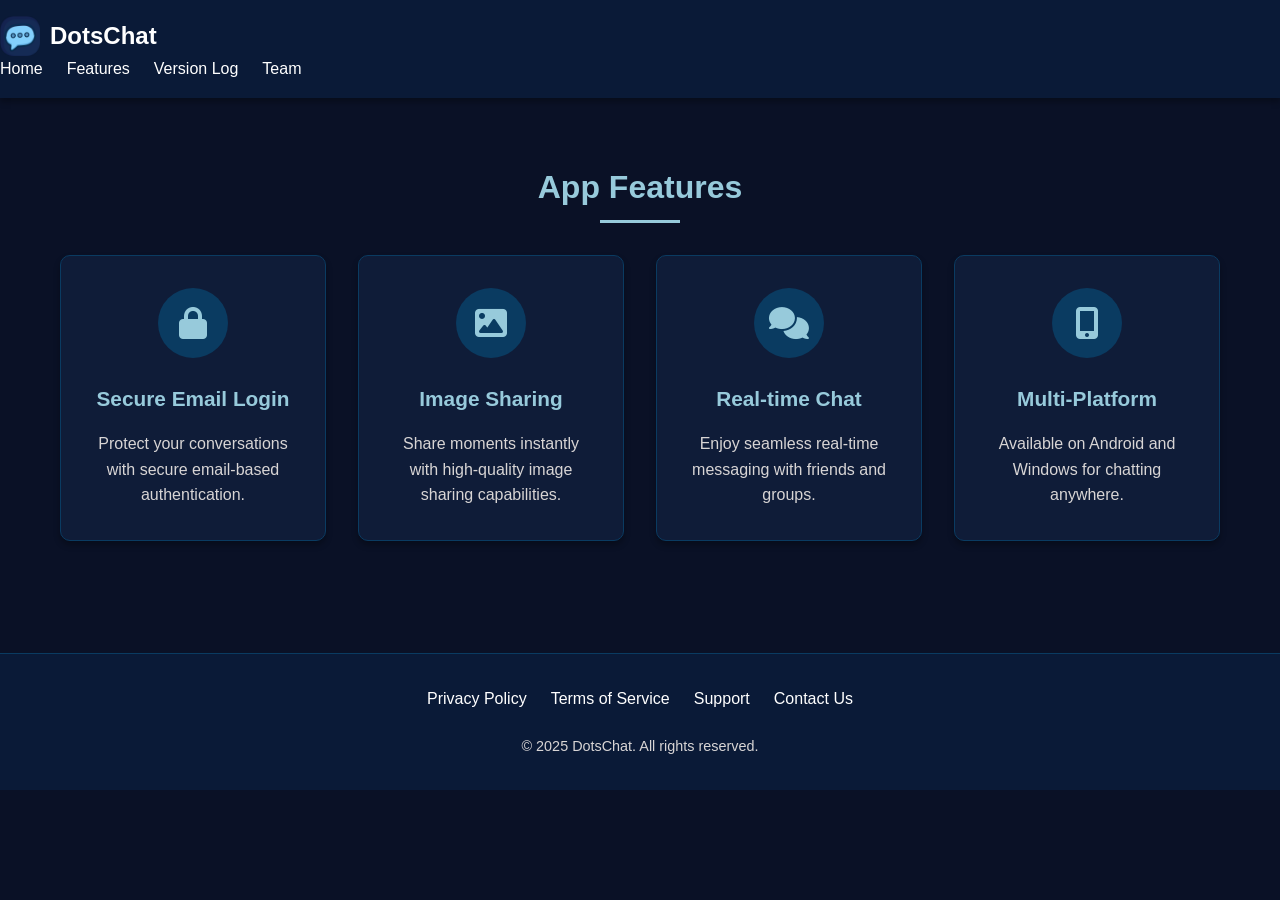
<file: features.html>
<!DOCTYPE html>
<html lang="en">
<head>
  <meta charset="UTF-8">
  <meta name="viewport" content="width=device-width, initial-scale=1.0">
  <title>DotsChat - Features</title>
  <link rel="icon" type="image/png" href="logo.png">
  <link rel="stylesheet" href="style.css">
  <link rel="stylesheet" href="https://cdnjs.cloudflare.com/ajax/libs/font-awesome/6.4.0/css/all.min.css">
</head>
<body>
  <div id="header"></div>
  <div class="container">
    <section class="features">
      <h2 class="section-title">App Features</h2>
      <div class="features-grid">
        <div class="feature-card"><div class="feature-icon"><i class="fas fa-lock"></i></div><h3>Secure Email Login</h3><p>Protect your conversations with secure email-based authentication.</p></div>
        <div class="feature-card"><div class="feature-icon"><i class="fas fa-image"></i></div><h3>Image Sharing</h3><p>Share moments instantly with high-quality image sharing capabilities.</p></div>
        <div class="feature-card"><div class="feature-icon"><i class="fas fa-comments"></i></div><h3>Real-time Chat</h3><p>Enjoy seamless real-time messaging with friends and groups.</p></div>
        <div class="feature-card"><div class="feature-icon"><i class="fas fa-mobile-alt"></i></div><h3>Multi-Platform</h3><p>Available on Android and Windows for chatting anywhere.</p></div>
      </div>
    </section>
  </div>
  <div id="footer"></div>
  <script src="main.js"></script>
</body>
</html>
</file>
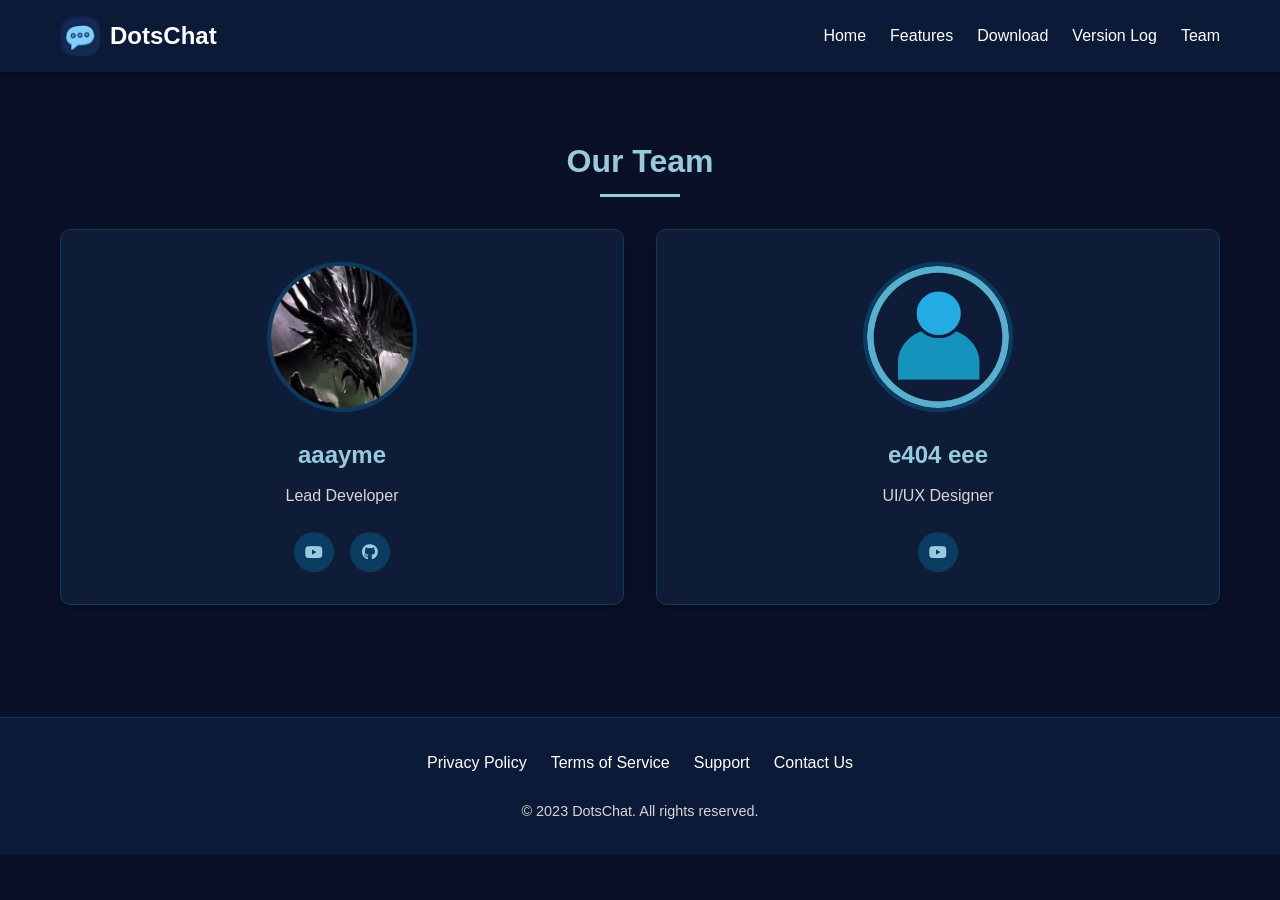
<file: team.html>
<!DOCTYPE html>
<html lang="en">
<head>
  <meta charset="UTF-8">
  <meta name="viewport" content="width=device-width, initial-scale=1.0">
  <title>DotsChat - Our Team</title>
  <link rel="icon" type="image/png" href="logo.png">
  <link rel="stylesheet" href="https://cdnjs.cloudflare.com/ajax/libs/font-awesome/6.4.0/css/all.min.css">
  <link href="style.css" rel="stylesheet">
</head>
<body>
  <div id="header-container"></div>

  <div class="container">
    <section class="team-section">
      <h2 class="section-title">Our Team</h2>
      <div class="team-grid">
        <!-- Team Member 1 -->
        <div class="team-card">
          <div class="team-image">
            <img src="assets/unnamed%20(1).jpg" alt="Team Member">
          </div>
          <h3 class="team-name">aaayme</h3>
          <div class="team-role">
<!--            <img src="assets/people-icon-sign-symbol-design-free-png.png" alt="Developer Icon">-->
            <span>Lead Developer</span>
          </div>
          <div class="team-social">
            <a href="https://www.youtube.com/@aaayme"><i class="fab fa-youtube"></i></a>
            <a href="https://github.com/aaayme"><i class="fab fa-github"></i></a>
<!--            <a href="#"><i class="fab fa-linkedin"></i></a>-->
          </div>
        </div>

        <!-- Team Member 2 -->
        <div class="team-card">
          <div class="team-image">
            <img src="assets/people-icon-sign-symbol-design-free-png.png" alt="Team Member">
          </div>
          <h3 class="team-name">e404 eee</h3>
          <div class="team-role">
<!--            <img src="images/designer-icon.png" alt="Designer Icon">-->
            <span>UI/UX Designer</span>
          </div>
          <div class="team-social">
            <a href="https://www.youtube.com/@Gamer_Tech_Pro"><i class="fab fa-youtube"></i></a>
          </div>
        </div>

<!--        &lt;!&ndash; Team Member 3 &ndash;&gt;-->
<!--        <div class="team-card">-->
<!--          <div class="team-image">-->
<!--            <img src="images/team3.jpg" alt="Team Member">-->
<!--          </div>-->
<!--          <h3 class="team-name">Mike Johnson</h3>-->
<!--          <div class="team-role">-->
<!--            <img src="images/backend-icon.png" alt="Backend Icon">-->
<!--            <span>Backend Developer</span>-->
<!--          </div>-->
<!--          <div class="team-social">-->
<!--            <a href="#"><i class="fab fa-twitter"></i></a>-->
<!--            <a href="#"><i class="fab fa-github"></i></a>-->
<!--            <a href="#"><i class="fab fa-linkedin"></i></a>-->
<!--          </div>-->
<!--        </div>-->
      </div>
    </section>
  </div>

  <div id="footer-container"></div>

  <script src="header-footer.js"></script>
  <script src="script.js"></script>
</body>
</html>
</file>
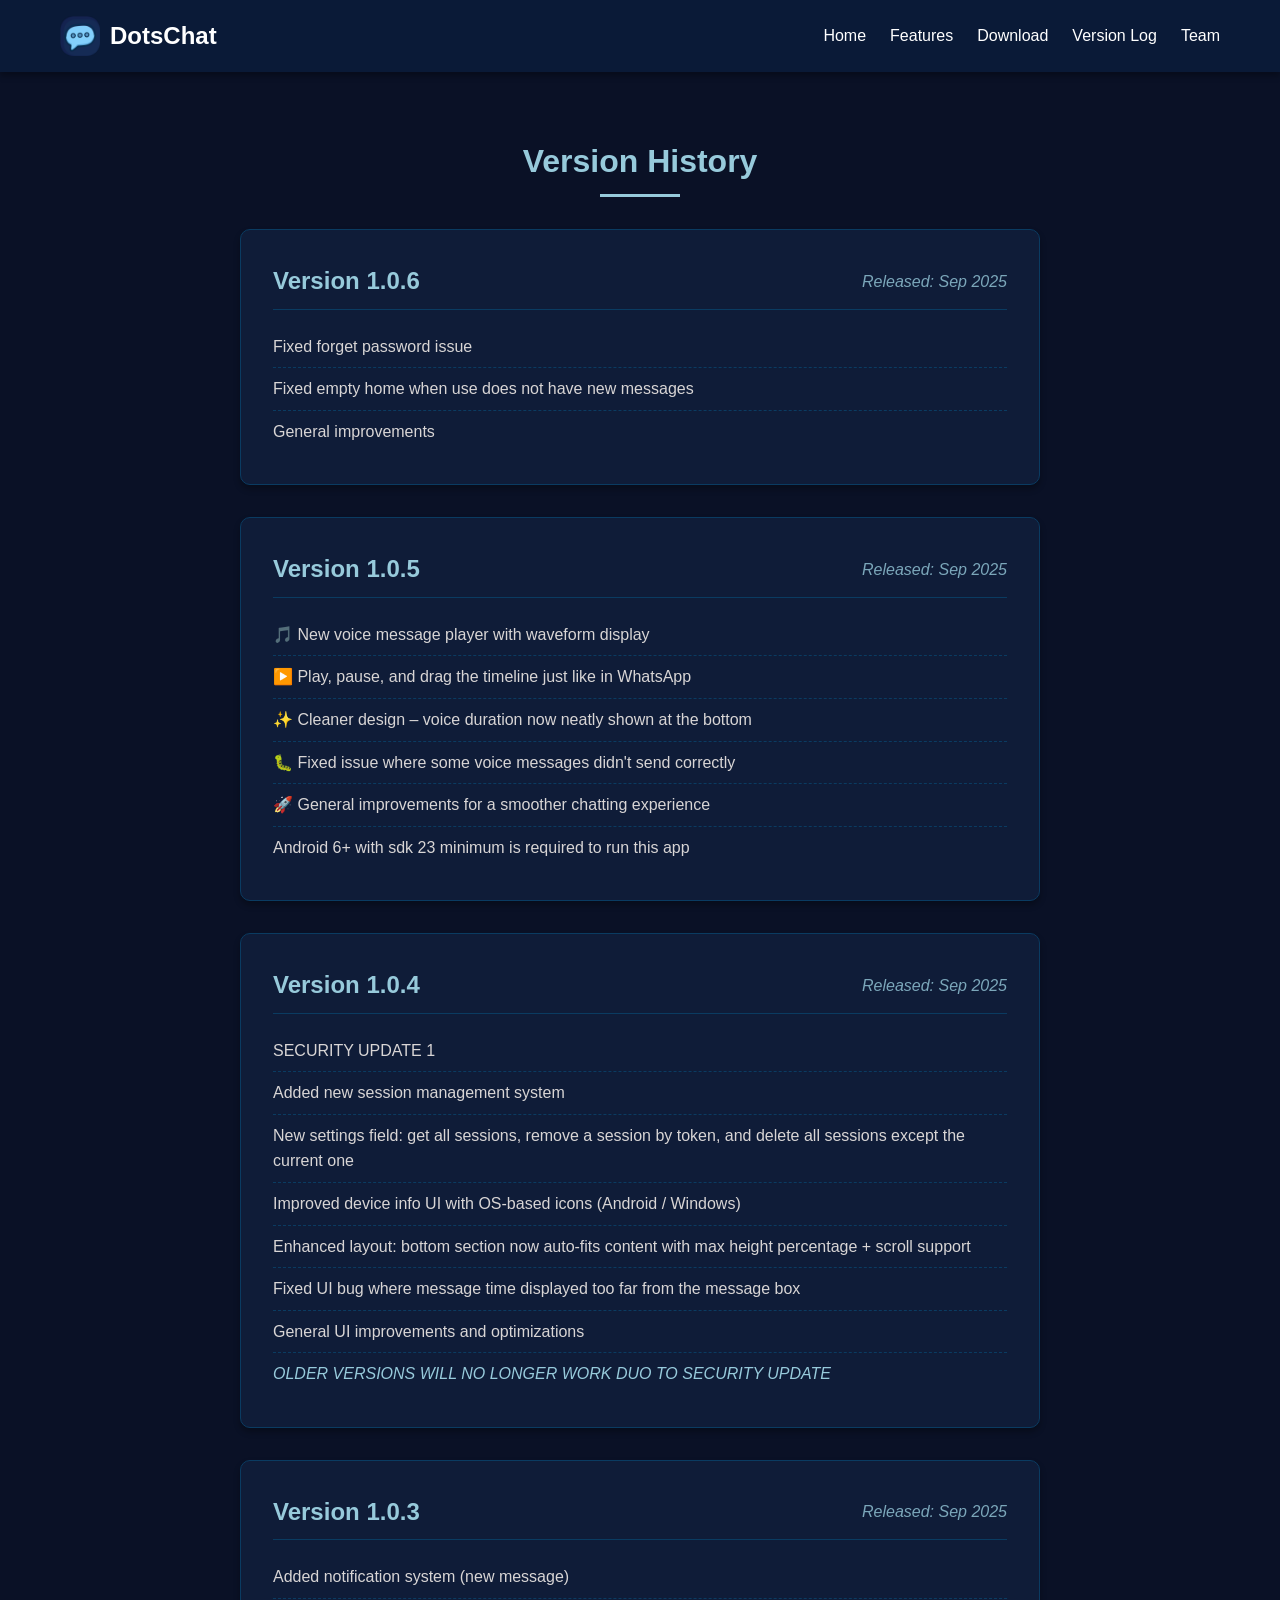
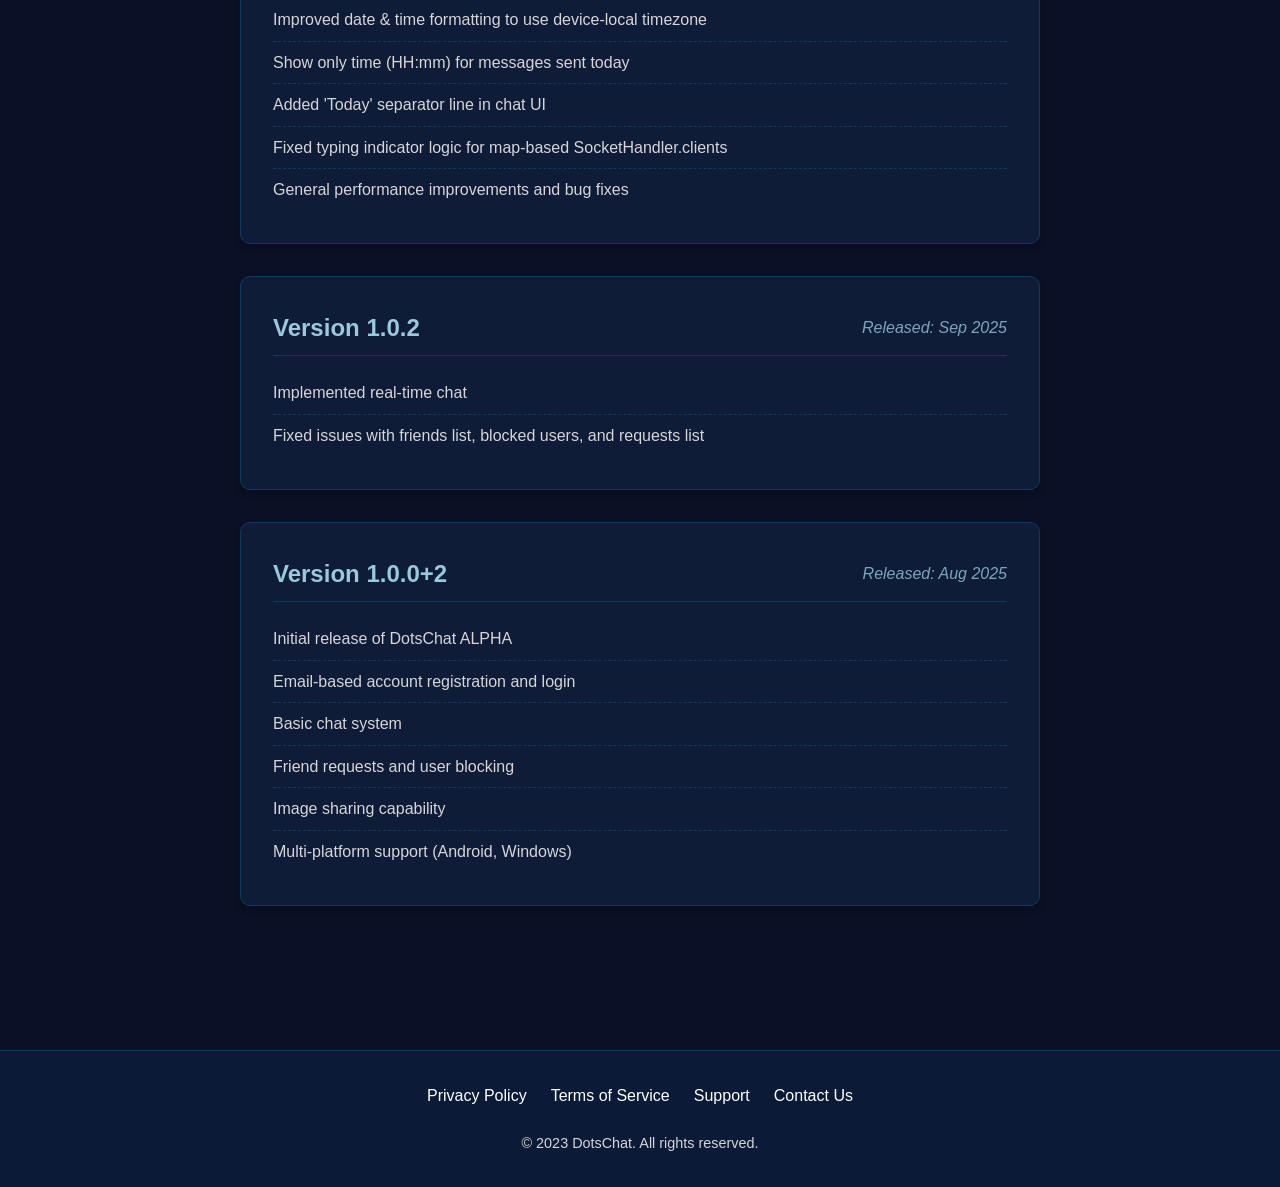
<file: version-log.html>
<!DOCTYPE html>
<html lang="en">
<head>
  <meta charset="UTF-8">
  <meta name="viewport" content="width=device-width, initial-scale=1.0">
  <title>DotsChat - Version History</title>
  <link rel="icon" type="image/png" href="logo.png">
  <link rel="stylesheet" href="https://cdnjs.cloudflare.com/ajax/libs/font-awesome/6.4.0/css/all.min.css">
  <link href="style.css" rel="stylesheet">
</head>
<body>
  <div id="header-container"></div>

  <div class="container">
    <section class="version-log">
      <h2 class="section-title">Version History</h2>
      <div id="version-container" class="version-container"></div>
    </section>
  </div>

  <div id="footer-container"></div>

  <script src="header-footer.js"></script>
  <script src="version-data.js"></script>
  <script src="script.js"></script>
  <script>
    // Function to render version logs
    function renderVersionLogs() {
      const container = document.getElementById('version-container');

      versionData.forEach(version => {
        const versionCard = document.createElement('div');
        versionCard.className = 'version-card';

        versionCard.innerHTML = `
          <div class="version-header">
            <h3 class="version-title">${version.title}</h3>
            <span class="version-date">Released: ${version.date}</span>
          </div>
          <ul class="version-features">
            ${version.features.map(feature => `<li>${feature}</li>`).join('')}
          </ul>
        `;

        container.appendChild(versionCard);
      });
    }

    // Render logs when page loads
    document.addEventListener('DOMContentLoaded', renderVersionLogs);
  </script>
</body>
</html>
</file>
<file: style.css>
/* CSS Variables based on the provided theme - Dark Version */
:root {
  --primary-color: #0A1A37;
  --primary-color2: #08214A;
  --secondary-color: #0A3B61;
  --third-color: #1B607E;
  --forth-color: #97CADB;
  --text-color-a: #E6E1E1;
  --text-color-b: #D8D5D5;
  --text-color-c: #FFFFFF; /* Changed to white for dark theme */
  --background-dark: #0A1126;
  --card-dark: #0F1C38;
  --shadow: 0 4px 6px rgba(0, 0, 0, 0.3);
  --transition: all 0.3s ease;
}

/* General Styles */
* {
  margin: 0;
  padding: 0;
  box-sizing: border-box;
}

body {
  font-family: 'Segoe UI', Tahoma, Geneva, Verdana, sans-serif;
  line-height: 1.6;
  color: var(--text-color-c);
  background-color: var(--background-dark);
}

.container {
  width: 100%;
  max-width: 1200px;
  margin: 0 auto;
  padding: 0 20px;
}

/* Header Styles */
header {
  background-color: var(--primary-color);
  color: var(--text-color-a);
  padding: 1rem 0;
  position: sticky;
  top: 0;
  z-index: 100;
  box-shadow: var(--shadow);
}

header .container {
  display: flex;
  justify-content: space-between;
  align-items: center;
}

.logo {
  display: flex;
  align-items: center;
  gap: 10px;
}

.logo-icon {
  width: 40px;
  height: 40px;
}

.logo-text {
  font-size: 1.5rem;
  font-weight: bold;
  color: var(--text-color-c);
}

nav ul {
  display: flex;
  list-style: none;
  gap: 1.5rem;
}

nav a {
  color: var(--text-color-c);
  text-decoration: none;
  font-weight: 500;
  transition: var(--transition);
}

nav a:hover {
  color: var(--forth-color);
}

/* Hero Section */
.hero {
  text-align: center;
  padding: 4rem 1rem;
  background: linear-gradient(135deg, var(--primary-color) 0%, var(--secondary-color) 100%);
  color: var(--text-color-c);
  border-radius: 0 0 20px 20px;
  margin-bottom: 3rem;
}

.app-logo {
  width: 120px;
  height: 120px;
  margin-bottom: 1.5rem;
}

.hero h1 {
  font-size: 2.5rem;
  margin-bottom: 1rem;
  color: var(--text-color-c);
}

.hero p {
  font-size: 1.2rem;
  max-width: 700px;
  margin: 0 auto 2rem;
  color: var(--text-color-b);
}

/* Download Badges */
.download-badges {
  display: flex;
  justify-content: center;
  gap: 2rem;
  margin-top: 2rem;
}

.badge {
  display: flex;
  align-items: center;
  gap: 10px;
  padding: 12px 24px;
  background-color: var(--third-color);
  border-radius: 8px;
  transition: var(--transition);
  color: var(--text-color-c);
}

.badge:hover {
  transform: translateY(-3px);
  box-shadow: var(--shadow);
  background-color: var(--forth-color);
  color: var(--primary-color);
}

.badge i {
  font-size: 2rem;
}

.badge-text {
  display: flex;
  flex-direction: column;
}

.badge-text span:first-child {
  font-size: 0.8rem;
}

.badge-text span:last-child {
  font-size: 1.2rem;
  font-weight: bold;
}

/* Section Titles */
.section-title {
  text-align: center;
  font-size: 2rem;
  margin-bottom: 2rem;
  color: var(--forth-color);
  position: relative;
  padding-bottom: 10px;
}

.section-title::after {
  content: '';
  position: absolute;
  bottom: 0;
  left: 50%;
  transform: translateX(-50%);
  width: 80px;
  height: 3px;
  background-color: var(--forth-color);
}

/* Features Section */
.features {
  padding: 4rem 0;
}

.features-grid {
  display: grid;
  grid-template-columns: repeat(auto-fit, minmax(250px, 1fr));
  gap: 2rem;
}

.feature-card {
  background-color: var(--card-dark);
  border-radius: 10px;
  padding: 2rem;
  text-align: center;
  box-shadow: var(--shadow);
  transition: var(--transition);
  opacity: 0;
  transform: translateY(20px);
  border: 1px solid var(--secondary-color);
}

.feature-card:hover {
  transform: translateY(-5px);
  border-color: var(--forth-color);
}

.feature-icon {
  width: 70px;
  height: 70px;
  background-color: var(--secondary-color);
  border-radius: 50%;
  display: flex;
  align-items: center;
  justify-content: center;
  margin: 0 auto 1.5rem;
}

.feature-icon i {
  font-size: 2rem;
  color: var(--forth-color);
}

.feature-card h3 {
  font-size: 1.3rem;
  margin-bottom: 1rem;
  color: var(--forth-color);
}

.feature-card p {
  color: var(--text-color-b);
}

/* App Screenshots Section */
.app-screenshots {
  padding: 4rem 0;
  position: relative;
}

.screenshot-container {
  position: relative;
  max-width: 300px;
  margin: 0 auto;
}

.screenshot-slider {
  position: relative;
  overflow: hidden;
  border-radius: 15px;
  box-shadow: 0 10px 25px rgba(0, 0, 0, 0.4);
  border: 2px solid var(--secondary-color);
}

.screenshot-slide {
  display: none;
}

.screenshot-slide.active {
  display: block;
}

.screenshot-slide img {
  width: 100%;
  display: block;
  border-radius: 15px;
}

.screenshot-nav {
  position: absolute;
  top: 50%;
  transform: translateY(-50%);
  background-color: rgba(10, 26, 55, 0.8);
  border: 2px solid var(--forth-color);
  width: 40px;
  height: 40px;
  border-radius: 50%;
  display: flex;
  align-items: center;
  justify-content: center;
  cursor: pointer;
  transition: var(--transition);
  z-index: 10;
  color: var(--forth-color);
}

.screenshot-nav:hover {
  background-color: var(--forth-color);
  color: var(--primary-color);
}

.screenshot-prev {
  left: -20px;
}

.screenshot-next {
  right: -20px;
}

.screenshot-dots {
  display: flex;
  justify-content: center;
  margin-top: 1.5rem;
  gap: 10px;
}

.dot {
  width: 12px;
  height: 12px;
  border-radius: 50%;
  background-color: var(--secondary-color);
  cursor: pointer;
  transition: var(--transition);
}

.dot.active {
  background-color: var(--forth-color);
  transform: scale(1.2);
}

/* Server Status Section */
#server-status {
  padding: 4rem 0;
  text-align: center;
}

.status-container {
  display: flex;
  flex-direction: column;
  align-items: center;
  justify-content: center;
}

#status-circle {
  width: 30px;
  height: 30px;
  border-radius: 50%;
  background-color: gray;
  margin-bottom: 15px;
}

#status-text {
  font-size: 1.2rem;
  font-weight: bold;
  color: var(--text-color-c);
}

/* Version Log Section */
.version-log {
  padding: 4rem 0;
}

.version-container {
  max-width: 800px;
  margin: 0 auto;
}

.version-card {
  background-color: var(--card-dark);
  border-radius: 10px;
  padding: 2rem;
  margin-bottom: 2rem;
  box-shadow: var(--shadow);
  border: 1px solid var(--secondary-color);
}

.version-header {
  display: flex;
  justify-content: space-between;
  align-items: center;
  margin-bottom: 1rem;
  padding-bottom: 0.5rem;
  border-bottom: 1px solid var(--secondary-color);
}

.version-title {
  font-size: 1.5rem;
  color: var(--forth-color);
}

.version-date {
  color: var(--forth-color);
  font-style: italic;
  opacity: 0.8;
}

.version-features {
  list-style: none;
}

.version-features li {
  padding: 0.5rem 0;
  border-bottom: 1px dashed var(--secondary-color);
  color: var(--text-color-b);
}

.version-features li:last-child {
  border-bottom: none;
}

.version-features li i {
  color: var(--forth-color);
  margin-right: 5px;
}

/* Team Section */
.team-section {
  padding: 4rem 0;
}

.team-grid {
  display: grid;
  grid-template-columns: repeat(auto-fit, minmax(250px, 1fr));
  gap: 2rem;
}

.team-card {
  background-color: var(--card-dark);
  border-radius: 10px;
  padding: 2rem;
  text-align: center;
  box-shadow: var(--shadow);
  transition: var(--transition);
  border: 1px solid var(--secondary-color);
}

.team-card:hover {
  transform: translateY(-5px);
  border-color: var(--forth-color);
}

.team-image {
  width: 150px;
  height: 150px;
  border-radius: 50%;
  overflow: hidden;
  margin: 0 auto 1.5rem;
  border: 4px solid var(--secondary-color);
  transition: var(--transition);
}

.team-card:hover .team-image {
  border-color: var(--forth-color);
}

.team-image img {
  width: 100%;
  height: 100%;
  object-fit: cover;
}

.team-name {
  font-size: 1.5rem;
  margin-bottom: 0.5rem;
  color: var(--forth-color);
}

.team-role {
  display: flex;
  align-items: center;
  justify-content: center;
  gap: 8px;
  margin-bottom: 1.5rem;
  color: var(--text-color-b);
}

.team-role img {
  width: 20px;
  height: 20px;
  filter: invert(80%) sepia(20%) saturate(500%) hue-rotate(160deg) brightness(90%) contrast(85%);
}

.team-social {
  display: flex;
  justify-content: center;
  gap: 1rem;
}

.team-social a {
  display: flex;
  align-items: center;
  justify-content: center;
  width: 40px;
  height: 40px;
  background-color: var(--secondary-color);
  border-radius: 50%;
  color: var(--forth-color);
  text-decoration: none;
  transition: var(--transition);
}

.team-social a:hover {
  background-color: var(--forth-color);
  color: var(--primary-color);
  transform: translateY(-3px);
}

/* Footer Styles */
footer {
  background-color: var(--primary-color);
  color: var(--text-color-a);
  padding: 2rem 0;
  margin-top: 3rem;
  border-top: 1px solid var(--secondary-color);
}

footer .container {
  display: flex;
  flex-direction: column;
  align-items: center;
  gap: 1.5rem;
}

.footer-links {
  display: flex;
  gap: 1.5rem;
  flex-wrap: wrap;
  justify-content: center;
}

.footer-links a {
  color: var(--text-color-c);
  text-decoration: none;
  transition: var(--transition);
}

.footer-links a:hover {
  color: var(--forth-color);
}

.copyright {
  font-size: 0.9rem;
  color: var(--text-color-b);
}

/* Responsive Design */
@media (max-width: 768px) {
  header .container {
    flex-direction: column;
    gap: 1rem;
  }

  nav ul {
    gap: 1rem;
  }

  .hero h1 {
    font-size: 2rem;
  }

  .download-badges {
    flex-direction: column;
    align-items: center;
  }

  .version-header {
    flex-direction: column;
    gap: 0.5rem;
    text-align: center;
  }

  .screenshot-nav {
    width: 30px;
    height: 30px;
  }

  .screenshot-prev {
    left: -15px;
  }

  .screenshot-next {
    right: -15px;
  }
}

/* Scrollbar Styling for Dark Theme */
::-webkit-scrollbar {
  width: 10px;
}

::-webkit-scrollbar-track {
  background: var(--primary-color);
}

::-webkit-scrollbar-thumb {
  background: var(--secondary-color);
  border-radius: 5px;
}

::-webkit-scrollbar-thumb:hover {
  background: var(--third-color);
}

/* glider V-shape visuals */
.glider-contain { max-width: 1000px; perspective: 1200px; position: relative; }
.glider { display:flex; align-items:center; /* Glider will handle overflow/scroll */ }

/* slide box */
.glider .slide-item {
  width: 260px;
  margin: 0 10px;
  transition: transform 0.5s cubic-bezier(.22,.9,.3,1), opacity 0.45s ease;
  transform-style: preserve-3d;
  -webkit-backface-visibility: hidden;
  backface-visibility: hidden;
  will-change: transform, opacity;
}

/* image */
.glider .slide-item img {
  width: 100%;
  object-fit: scale-down;
  display: block;
  border-radius: 12px;
  box-shadow: 0 10px 30px rgba(0,0,0,0.55);
  user-select: none;
  pointer-events: none;
}

/* V-shape states */
.slide-item.center {
  transform: translateY(-18px) translateZ(140px) scale(0.9) rotateY(0deg);
  z-index: 50;
  opacity: 1;
}
.slide-item.left {
  transform: translateX(-100px) translateZ(-120px) rotateY(32deg) scale(0.82);
  z-index: 40;
  opacity: 0.95;
}
.slide-item.right {
  transform: translateX(100px) translateZ(-120px) rotateY(-32deg) scale(0.82);
  z-index: 40;
  opacity: 0.95;
}
.slide-item.dim {
  transform: translateZ(-500px) scale(0.7);
  z-index: 10;
  opacity: 0.45;
}

/* prev/next buttons (adjust positions if needed) */
.glider-prev, .glider-next {
  position: absolute;
  top: 50%;
  transform: translateY(-50%);
  background: rgba(0,0,0,0.5);
  color: #fff;
  border: none;
  width: 44px;
  height: 44px;
  border-radius: 50%;
  cursor: pointer;
  z-index: 60;
}
.glider-prev { left: -54px; }
.glider-next { right: -54px; }

/* dots */
.dots { text-align:center; margin-top: 14px; }
.dots .dot { display:inline-block; width:10px; height:10px; background:#888; border-radius:50%; margin:0 6px; cursor:pointer; }
.dots .dot.active { background:#00d4ff; }

/* small screens: reduce sizes */
@media (max-width: 720px) {
  .glider .slide-item { width: 200px; }
  .glider .slide-item img { height: 260px; }
  .glider-prev { left: 6px; }
  .glider-next { right: 6px; }
}

/* VIDEO HOLDER DESIGN*/

/* App Video Section */
.app-video {
  padding: 4rem 0;
  background: linear-gradient(135deg, var(--primary-color2) 0%, var(--background-dark) 100%);
  position: relative;
  overflow: hidden;
}

.app-video::before {
  content: '';
  position: absolute;
  top: 0;
  left: 0;
  width: 100%;
  height: 100%;
  background: url('data:image/svg+xml,<svg xmlns="http://www.w3.org/2000/svg" viewBox="0 0 100 100" fill="%230A1A37"><circle cx="50" cy="50" r="1"/></svg>') repeat;
  opacity: 0.1;
  z-index: 1;
}

.app-video .section-title {
  position: relative;
  z-index: 2;
}

.video-container {
  max-width: 1200px;
  margin: 0 auto;
  padding: 0 20px;
  position: relative;
  z-index: 2;
}

.video-wrapper {
  position: relative;
  max-width: 800px;
  margin: 0 auto 3rem;
  border-radius: 15px;
  overflow: hidden;
  box-shadow: 0 20px 40px rgba(0, 0, 0, 0.3);
  background: var(--card-dark);
}

.app-video-player {
  width: 100%;
  height: auto;
  display: block;
  border: 2px solid var(--secondary-color);
}

.video-overlay {
  position: absolute;
  top: 0;
  left: 0;
  width: 100%;
  height: 100%;
  background: linear-gradient(135deg, rgba(10, 26, 55, 0.9) 0%, rgba(10, 59, 97, 0.8) 100%);
  display: flex;
  flex-direction: column;
  justify-content: center;
  align-items: center;
  opacity: 1;
  transition: all 0.5s ease;
  cursor: pointer;
}

.video-overlay.hidden {
  opacity: 0;
  pointer-events: none;
}

.play-button {
  width: 80px;
  height: 80px;
  border-radius: 50%;
  background: var(--forth-color);
  border: none;
  color: var(--primary-color);
  font-size: 2rem;
  cursor: pointer;
  transition: all 0.3s ease;
  display: flex;
  align-items: center;
  justify-content: center;
  margin-bottom: 2rem;
  box-shadow: 0 10px 30px rgba(0, 0, 0, 0.3);
}

.play-button:hover {
  transform: scale(1.1);
  background: var(--text-color-c);
  box-shadow: 0 15px 40px rgba(0, 0, 0, 0.4);
}

.video-info {
  text-align: center;
  color: var(--text-color-c);
}

.video-info h3 {
  font-size: 2rem;
  margin-bottom: 1rem;
  color: var(--forth-color);
}

.video-info p {
  font-size: 1.2rem;
  opacity: 0.9;
}

.video-features {
  display: grid;
  grid-template-columns: repeat(auto-fit, minmax(250px, 1fr));
  gap: 2rem;
  margin-top: 3rem;
}

.video-feature {
  text-align: center;
  padding: 2rem;
  background: var(--card-dark);
  border-radius: 10px;
  border: 1px solid var(--secondary-color);
  transition: all 0.3s ease;
}

.video-feature:hover {
  transform: translateY(-5px);
  border-color: var(--forth-color);
  box-shadow: 0 10px 25px rgba(0, 0, 0, 0.2);
}

.video-feature .feature-icon {
  width: 70px;
  height: 70px;
  background: var(--secondary-color);
  border-radius: 50%;
  display: flex;
  align-items: center;
  justify-content: center;
  margin: 0 auto 1.5rem;
}

.video-feature .feature-icon i {
  font-size: 1.8rem;
  color: var(--forth-color);
}

.video-feature h4 {
  font-size: 1.3rem;
  margin-bottom: 1rem;
  color: var(--forth-color);
}

.video-feature p {
  color: var(--text-color-b);
  line-height: 1.6;
}

/* Video Controls Styling */
.app-video-player::-webkit-media-controls-panel {
  background: linear-gradient(transparent, rgba(10, 26, 55, 0.8));
}

.app-video-player::-webkit-media-controls-play-button {
  background-color: var(--forth-color);
  border-radius: 50%;
}

.app-video-player::-webkit-media-controls-current-time-display,
.app-video-player::-webkit-media-controls-time-remaining-display {
  color: var(--text-color-c);
}

/* Loading State */
.video-loading {
  position: absolute;
  top: 50%;
  left: 50%;
  transform: translate(-50%, -50%);
  color: var(--forth-color);
  font-size: 1.2rem;
}

/* Responsive Design */
@media (max-width: 768px) {
  .app-video {
    padding: 3rem 0;
  }

  .video-wrapper {
    margin-bottom: 2rem;
  }

  .play-button {
    width: 60px;
    height: 60px;
    font-size: 1.5rem;
  }

  .video-info h3 {
    font-size: 1.5rem;
  }

  .video-info p {
    font-size: 1rem;
  }

  .video-features {
    grid-template-columns: 1fr;
    gap: 1.5rem;
  }

  .video-feature {
    padding: 1.5rem;
  }
}

@media (max-width: 480px) {
  .video-wrapper {
    border-radius: 10px;
  }

  .play-button {
    width: 50px;
    height: 50px;
    font-size: 1.2rem;
  }

  .video-info h3 {
    font-size: 1.3rem;
  }
}
/* YouTube/Vimeo Embed Styling */
.youtube-embed, .vimeo-embed {
  position: relative;
  width: 100%;
  height: 0;
  padding-bottom: 56.25%; /* 16:9 aspect ratio */
  border-radius: 15px;
  overflow: hidden;
  box-shadow: 0 20px 40px rgba(0, 0, 0, 0.3);
}

.youtube-embed iframe, .vimeo-embed iframe {
  position: absolute;
  top: 0;
  left: 0;
  width: 100%;
  height: 100%;
  border: 2px solid var(--secondary-color);
  border-radius: 15px;
}

/* Remove overlay for embedded videos */
.youtube-embed + .video-overlay,
.vimeo-embed + .video-overlay {
  display: none;
}

/* Cloud storage video fallback styling */
.video-wrapper.cloud-storage {
  position: relative;
}

.video-wrapper.cloud-storage .video-overlay {
  position: absolute;
  top: 0;
  left: 0;
  width: 100%;
  height: 100%;
  background: linear-gradient(135deg, rgba(10, 26, 55, 0.9) 0%, rgba(10, 59, 97, 0.8) 100%);
  display: flex;
  flex-direction: column;
  justify-content: center;
  align-items: center;
  opacity: 1;
  transition: all 0.5s ease;
  cursor: pointer;
  border-radius: 15px;
}

.video-wrapper.cloud-storage .video-overlay.hidden {
  opacity: 0;
  pointer-events: none;
}
</file>
